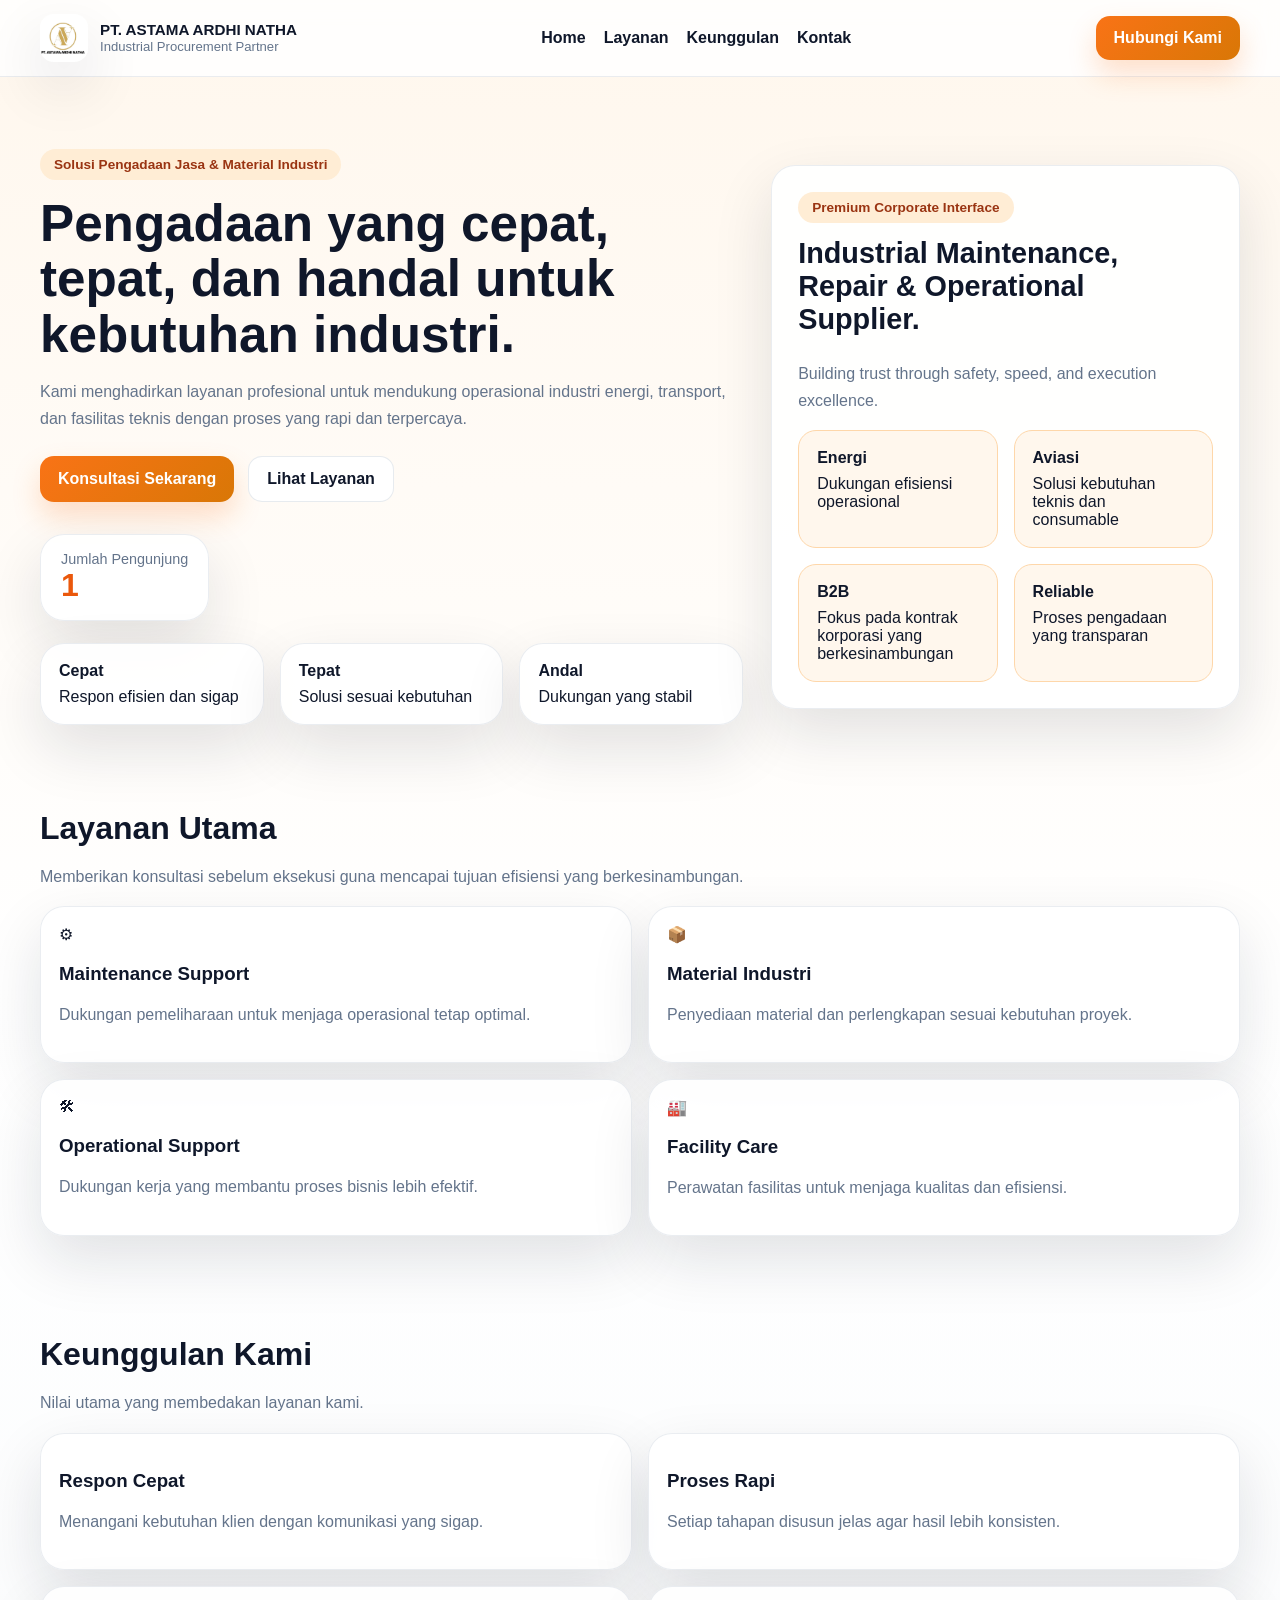
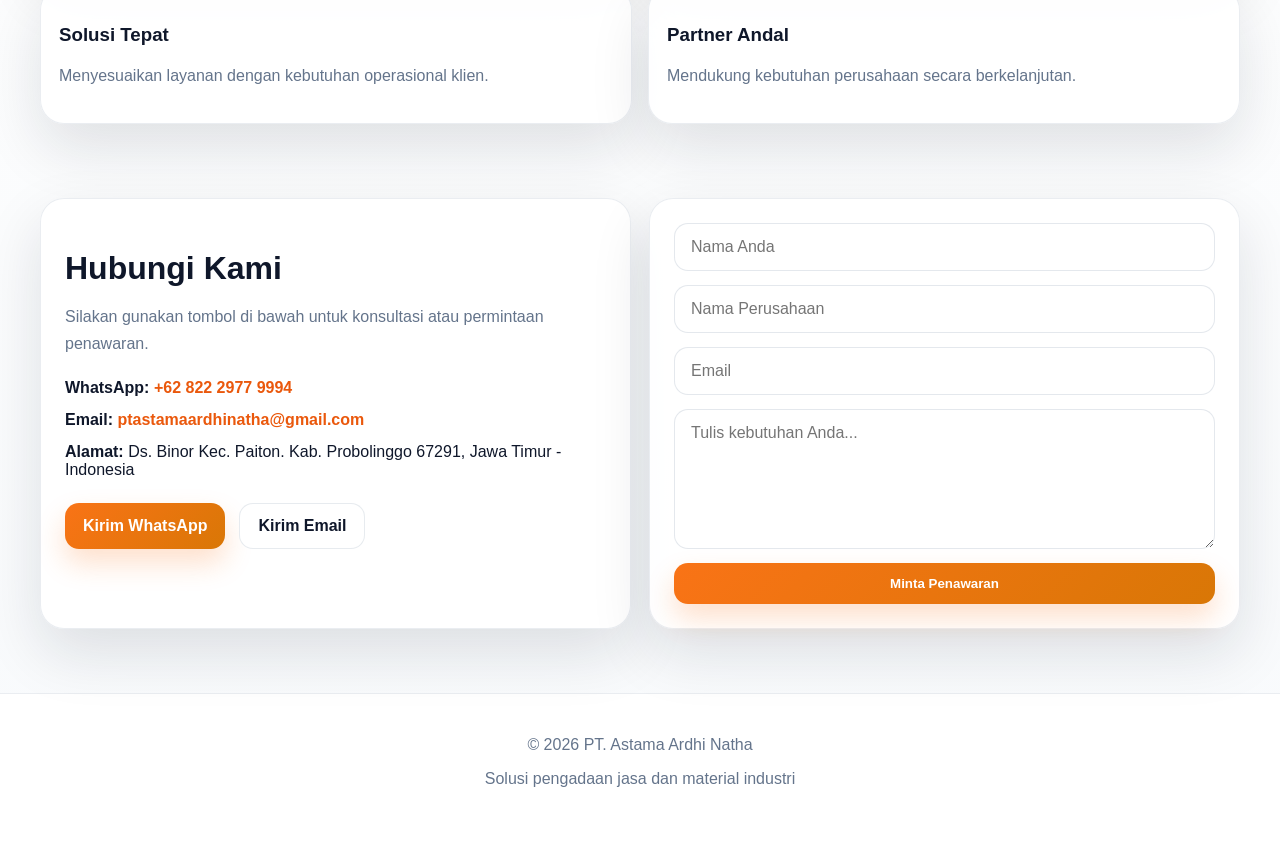
<file: index.html>
<!DOCTYPE html>
<html lang="id">
<head>
  <meta charset="UTF-8" />
  <meta name="viewport" content="width=device-width, initial-scale=1.0" />
  <title>PT. Astama Ardhi Natha | Pengadaan Jasa dan Material Industri</title>
  <meta name="description" content="PT. Astama Ardhi Natha menyediakan solusi pengadaan jasa dan material industri yang cepat, tepat, dan andal untuk kebutuhan bisnis Anda." />
  <meta name="keywords" content="pengadaan industri, material industri, jasa industri, perusahaan procurement, PT Astama Ardhi Natha" />
  <meta name="author" content="PT. Astama Ardhi Natha" />
  <meta property="og:title" content="PT. Astama Ardhi Natha" />
  <meta property="og:description" content="Solusi pengadaan jasa dan material industri yang profesional dan terpercaya." />
  <meta property="og:type" content="website" />
  <meta property="og:image" content="logo.jpeg" />
  <meta property="og:url" content="https://nurulh38.github.io/PT-ASTAMA-ARDHI-NATHA/" />
  <link rel="canonical" href="https://nurulh38.github.io/PT-ASTAMA-ARDHI-NATHA/" />
  <link rel="stylesheet" href="style.css" />
</head>
<body>
  <header class="nav-wrap">
    <div class="navbar">
      <div class="logo">
        <img src="logo.jpeg" alt="Logo Perusahaan" class="logo-img" />
        <div class="logo-text">
          <span class="logo-title">PT. ASTAMA ARDHI NATHA</span>
          <span class="logo-subtitle">Industrial Procurement Partner</span>
        </div>
      </div>

      <nav class="nav-links">
        <a href="#home">Home</a>
        <a href="#layanan">Layanan</a>
        <a href="#keunggulan">Keunggulan</a>
        <a href="#kontak">Kontak</a>
      </nav>

      <a
        class="nav-cta"
        href="https://wa.me/6282229779994?text=Halo%20PT.%20Astama%20Ardhi%20Natha,%20saya%20ingin%20minta%20penawaran."
        target="_blank"
        rel="noopener noreferrer"
      >
        Hubungi Kami
      </a>
    </div>
  </header>

  <main>
    <section class="hero" id="home">
      <div class="hero-content">
        <div class="badge">Solusi Pengadaan Jasa & Material Industri</div>
        <h1>Pengadaan yang cepat, tepat, dan handal untuk kebutuhan industri.</h1>
        <p>
          Kami menghadirkan layanan profesional untuk mendukung operasional industri energi, transport, dan fasilitas teknis dengan proses yang rapi dan terpercaya.
        </p>

        <div class="hero-buttons">
          <a
            class="btn-primary"
            href="https://wa.me/6282229779994?text=Halo%20PT.%20Astama%20Ardhi%20Natha,%20saya%20ingin%20konsultasi%20dan%20minta%20penawaran."
            target="_blank"
            rel="noopener noreferrer"
          >
            Konsultasi Sekarang
          </a>

          <a class="btn-secondary" href="#layanan">Lihat Layanan</a>
        </div>

        <div class="visitor-box">
          <div class="visitor-label">Jumlah Pengunjung</div>
          <div class="visitor-count" id="visitorCount">0</div>
        </div>

        <div class="stats">
          <div class="stat-card">
            <strong>Cepat</strong>
            <span>Respon efisien dan sigap</span>
          </div>

          <div class="stat-card">
            <strong>Tepat</strong>
            <span>Solusi sesuai kebutuhan</span>
          </div>

          <div class="stat-card">
            <strong>Andal</strong>
            <span>Dukungan yang stabil</span>
          </div>
        </div>
      </div>

      <div class="hero-card">
        <div>
          <div class="hero-tag">Premium Corporate Interface</div>
          <h2>Industrial Maintenance, Repair & Operational Supplier.</h2>
          <p>
            Building trust through safety, speed, and execution excellence.
          </p>
        </div>

        <div class="mini-grid">
          <div class="mini-card">
            <strong>Energi</strong>
            <span>Dukungan efisiensi operasional</span>
          </div>

          <div class="mini-card">
            <strong>Aviasi</strong>
            <span>Solusi kebutuhan teknis dan consumable</span>
          </div>

          <div class="mini-card">
            <strong>B2B</strong>
            <span>Fokus pada kontrak korporasi yang berkesinambungan</span>
          </div>

          <div class="mini-card">
            <strong>Reliable</strong>
            <span>Proses pengadaan yang transparan</span>
          </div>
        </div>
      </div>
    </section>

    <section class="section" id="layanan">
      <h2>Layanan Utama</h2>
      <p>Memberikan konsultasi sebelum eksekusi guna mencapai tujuan efisiensi yang berkesinambungan.</p>

      <div class="grid-4">
        <article class="info-card">
          <div class="icon">⚙</div>
          <h3>Maintenance Support</h3>
          <p>Dukungan pemeliharaan untuk menjaga operasional tetap optimal.</p>
        </article>

        <article class="info-card">
          <div class="icon">📦</div>
          <h3>Material Industri</h3>
          <p>Penyediaan material dan perlengkapan sesuai kebutuhan proyek.</p>
        </article>

        <article class="info-card">
          <div class="icon">🛠</div>
          <h3>Operational Support</h3>
          <p>Dukungan kerja yang membantu proses bisnis lebih efektif.</p>
        </article>

        <article class="info-card">
          <div class="icon">🏭</div>
          <h3>Facility Care</h3>
          <p>Perawatan fasilitas untuk menjaga kualitas dan efisiensi.</p>
        </article>
      </div>
    </section>

    <section class="section" id="keunggulan">
      <h2>Keunggulan Kami</h2>
      <p>Nilai utama yang membedakan layanan kami.</p>

      <div class="grid-4">
        <article class="info-card">
          <h3>Respon Cepat</h3>
          <p>Menangani kebutuhan klien dengan komunikasi yang sigap.</p>
        </article>

        <article class="info-card">
          <h3>Proses Rapi</h3>
          <p>Setiap tahapan disusun jelas agar hasil lebih konsisten.</p>
        </article>

        <article class="info-card">
          <h3>Solusi Tepat</h3>
          <p>Menyesuaikan layanan dengan kebutuhan operasional klien.</p>
        </article>

        <article class="info-card">
          <h3>Partner Andal</h3>
          <p>Mendukung kebutuhan perusahaan secara berkelanjutan.</p>
        </article>
      </div>
    </section>

    <section class="section contact-section" id="kontak">
      <div class="contact-box">
        <h2>Hubungi Kami</h2>
        <p>Silakan gunakan tombol di bawah untuk konsultasi atau permintaan penawaran.</p>

        <div class="contact-info">
          <div>
            <strong>WhatsApp:</strong>
            <a href="https://wa.me/6282229779994" target="_blank" rel="noopener noreferrer">
              +62 822 2977 9994
            </a>
          </div>

          <div>
            <strong>Email:</strong>
            <a href="mailto:ptastamaardhinatha@gmail.com">
              ptastamaardhinatha@gmail.com
            </a>
          </div>

          <div>
            <strong>Alamat:</strong>
            Ds. Binor Kec. Paiton. Kab. Probolinggo 67291, Jawa Timur - Indonesia
          </div>
        </div>

        <div class="hero-buttons">
          <a
            class="btn-primary"
            href="https://wa.me/6282229779994?text=Halo%20PT.%20Astama%20Ardhi%20Natha,%20saya%20ingin%20meminta%20penawaran."
            target="_blank"
            rel="noopener noreferrer"
          >
            Kirim WhatsApp
          </a>

          <a
            class="btn-secondary"
            href="mailto:ptastamaardhinatha@gmail.com?subject=Permintaan%20Penawaran&body=Halo%20PT.%20Astama%20Ardhi%20Natha,%20saya%20ingin%20meminta%20penawaran."
          >
            Kirim Email
          </a>
        </div>
      </div>

      <form class="form-box" id="offerForm">
        <input type="text" id="nama" placeholder="Nama Anda" required />
        <input type="text" id="perusahaan" placeholder="Nama Perusahaan" required />
        <input type="email" id="email" placeholder="Email" required />
        <textarea id="kebutuhan" placeholder="Tulis kebutuhan Anda..." required></textarea>
        <button type="submit" class="btn-primary full">Minta Penawaran</button>
      </form>
    </section>
  </main>

  <footer class="footer">
    <p>© 2026 PT. Astama Ardhi Natha</p>
    <p>Solusi pengadaan jasa dan material industri</p>
  </footer>

  <script src="script.js"></script>
</body>
</html>
</file>
<file: style.css>
:root {
  --bg: #f8fafc;
  --card: rgba(255, 255, 255, 0.9);
  --text: #0f172a;
  --muted: #64748b;
  --border: rgba(148, 163, 184, 0.2);
  --primary: #f97316;
  --primary-dark: #ea580c;
  --shadow: 0 24px 60px rgba(15, 23, 42, 0.12);
}

* {
  box-sizing: border-box;
}

html {
  scroll-behavior: smooth;
}

body {
  margin: 0;
  font-family: Arial, Helvetica, sans-serif;
  background: linear-gradient(180deg, #fff7ed 0%, #ffffff 40%, #f8fafc 100%);
  color: var(--text);
}

a {
  text-decoration: none;
  color: inherit;
}

.nav-wrap {
  position: sticky;
  top: 0;
  z-index: 50;
  backdrop-filter: blur(10px);
  background: rgba(255, 255, 255, 0.84);
  border-bottom: 1px solid var(--border);
}

.navbar {
  width: min(1200px, calc(100% - 32px));
  margin: 0 auto;
  display: flex;
  align-items: center;
  justify-content: space-between;
  gap: 16px;
  padding: 14px 0;
}

.logo {
  display: flex;
  align-items: center;
  gap: 12px;
}

.logo-img {
  width: 48px;
  height: 48px;
  object-fit: contain;
  border-radius: 14px;
  background: #fff;
  box-shadow: var(--shadow);
}

.logo-text {
  display: flex;
  flex-direction: column;
  line-height: 1.2;
}

.logo-title {
  font-weight: 800;
  font-size: 0.95rem;
}

.logo-subtitle {
  font-size: 0.82rem;
  color: var(--muted);
}

.nav-links {
  display: flex;
  gap: 18px;
  flex-wrap: wrap;
}

.nav-links a {
  font-weight: 700;
  color: var(--text);
}

.nav-links a:hover {
  color: var(--primary-dark);
}

.nav-cta,
.btn-primary,
.btn-secondary {
  display: inline-flex;
  align-items: center;
  justify-content: center;
  border-radius: 14px;
  padding: 13px 18px;
  font-weight: 800;
  transition: 0.2s ease;
}

.nav-cta,
.btn-primary {
  background: linear-gradient(135deg, var(--primary), #d97706);
  color: #fff;
  box-shadow: 0 14px 28px rgba(249, 115, 22, 0.22);
}

.btn-secondary {
  background: #fff;
  border: 1px solid rgba(148, 163, 184, 0.22);
  color: var(--text);
}

.nav-cta:hover,
.btn-primary:hover,
.btn-secondary:hover {
  transform: translateY(-1px);
}

.hero,
.section,
.contact-section {
  width: min(1200px, calc(100% - 32px));
  margin: 0 auto;
}

.hero {
  padding: 72px 0 40px;
  display: grid;
  grid-template-columns: 1.2fr 0.8fr;
  gap: 28px;
  align-items: center;
}

.badge,
.hero-tag {
  display: inline-flex;
  padding: 8px 14px;
  border-radius: 999px;
  background: #ffedd5;
  color: #9a3412;
  font-weight: 700;
  font-size: 0.85rem;
}

.hero h1 {
  font-size: clamp(2.2rem, 4vw, 4rem);
  line-height: 1.08;
  margin: 16px 0;
}

.hero p,
.section p,
.contact-box p {
  color: var(--muted);
  line-height: 1.7;
}

.hero-buttons {
  display: flex;
  flex-wrap: wrap;
  gap: 14px;
  margin: 24px 0;
}

.visitor-box,
.stat-card,
.info-card,
.hero-card,
.contact-box,
.form-box {
  background: var(--card);
  border: 1px solid var(--border);
  border-radius: 24px;
  box-shadow: var(--shadow);
}

.visitor-box {
  display: inline-block;
  padding: 16px 20px;
  margin: 8px 0 22px;
}

.visitor-label {
  color: var(--muted);
  font-size: 0.9rem;
}

.visitor-count {
  font-size: 2rem;
  font-weight: 900;
  color: var(--primary-dark);
}

.stats,
.mini-grid,
.grid-4 {
  display: grid;
  gap: 16px;
}

.stats {
  grid-template-columns: repeat(3, 1fr);
}

.mini-grid,
.grid-4 {
  grid-template-columns: repeat(2, 1fr);
}

.stat-card,
.info-card,
.mini-card {
  padding: 18px;
}

.stat-card strong,
.info-card h3,
.mini-card strong {
  display: block;
  margin-bottom: 8px;
}

.hero-card {
  padding: 26px;
}

.hero-card h2 {
  margin-top: 14px;
  font-size: 1.8rem;
}

.mini-card {
  border-radius: 18px;
  background: #fff7ed;
  border: 1px solid #fed7aa;
}

.section {
  padding: 18px 0 56px;
}

.section h2,
.contact-box h2 {
  font-size: 2rem;
  margin-bottom: 10px;
}

.contact-section {
  display: grid;
  grid-template-columns: 1fr 1fr;
  gap: 18px;
  padding-bottom: 64px;
}

.contact-box,
.form-box {
  padding: 24px;
}

.contact-info {
  display: grid;
  gap: 14px;
  margin: 22px 0;
}

.contact-info a {
  color: var(--primary-dark);
  font-weight: 700;
}

.form-box {
  display: grid;
  gap: 14px;
  align-self: start;
}

.form-box input,
.form-box textarea {
  width: 100%;
  border: 1px solid rgba(148, 163, 184, 0.25);
  border-radius: 14px;
  padding: 14px 16px;
  font: inherit;
  background: #fff;
}

.form-box textarea {
  min-height: 140px;
  resize: vertical;
}

.full {
  width: 100%;
  border: none;
  cursor: pointer;
}

.footer {
  text-align: center;
  padding: 26px 16px 40px;
  color: var(--muted);
  border-top: 1px solid var(--border);
  background: #fff;
}

@media (max-width: 900px) {
  .hero,
  .contact-section {
    grid-template-columns: 1fr;
  }

  .stats,
  .grid-4,
  .mini-grid {
    grid-template-columns: 1fr;
  }

  .navbar {
    flex-direction: column;
    align-items: flex-start;
  }

  .nav-links {
    gap: 14px;
  }
}
</file>
